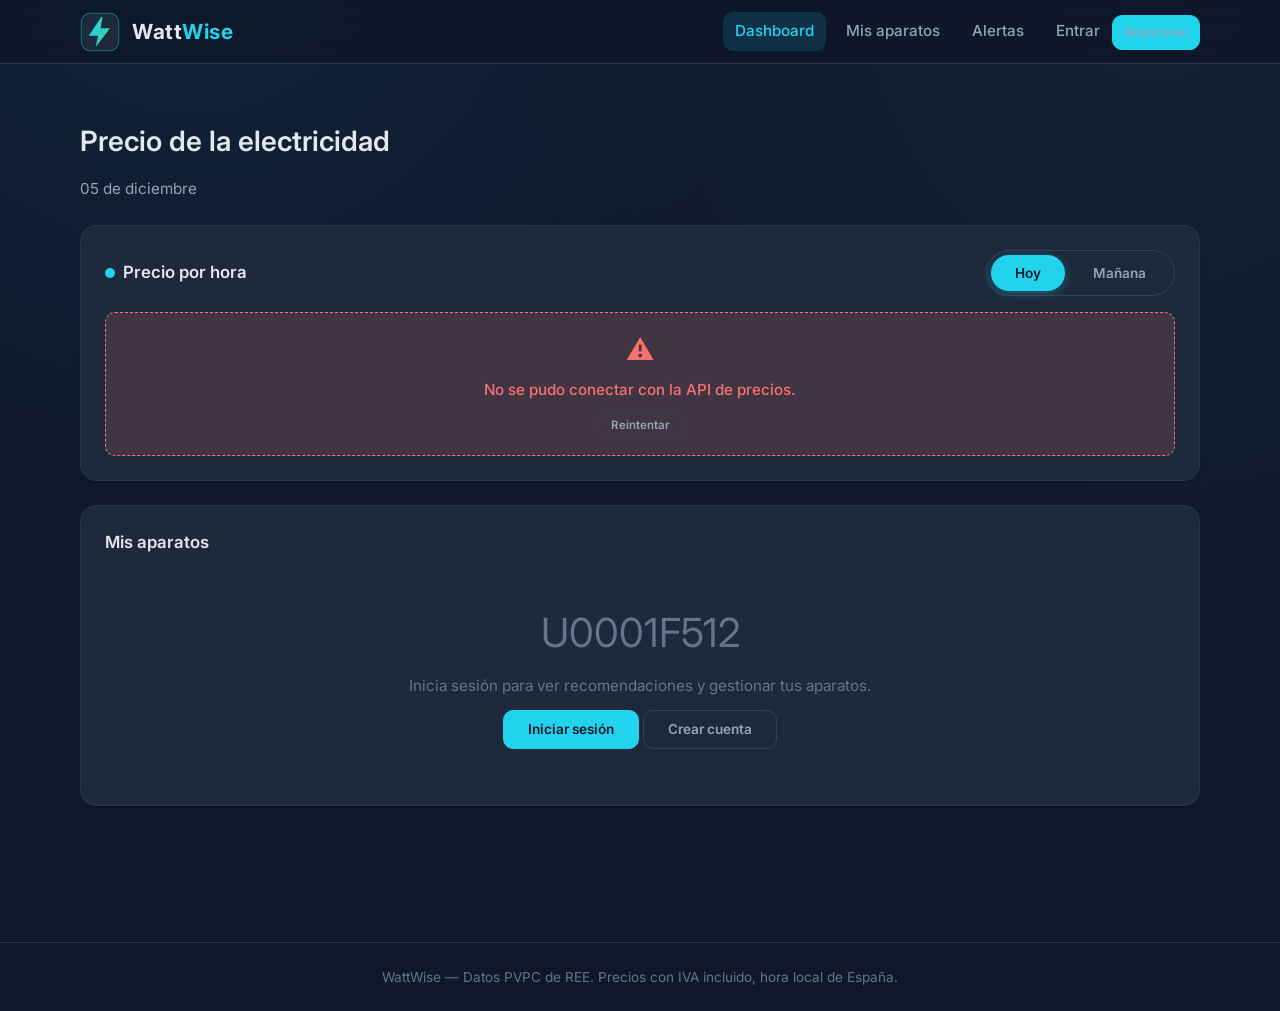
<file: web/index.html>
<!DOCTYPE html>
<html lang="es">
<head>
  <meta charset="UTF-8">
  <meta name="viewport" content="width=device-width, initial-scale=1.0">
  <title>WattWise · Optimiza tu consumo eléctrico</title>
  <meta name="description" content="Dashboard de precios PVPC por horas con recomendaciones para ahorrar en tu factura eléctrica.">

  <!-- Tipografía (con fallbacks del sistema) -->
  <link rel="preconnect" href="https://fonts.googleapis.com">
  <link rel="preconnect" href="https://fonts.gstatic.com" crossorigin>
  <link href="https://fonts.googleapis.com/css2?family=Inter:wght@400;500;600;700&family=JetBrains+Mono:wght@400;700&display=swap" rel="stylesheet">

  <link rel="stylesheet" href="css/reset.css">
  <link rel="stylesheet" href="css/variables.css">
  <link rel="stylesheet" href="css/layout.css">
  <link rel="stylesheet" href="css/components.css">
  <link rel="stylesheet" href="css/animations.css">

  <!-- Favicon: logo SVG -->
  <link rel="icon" type="image/svg+xml" href="assets/img/logo.svg">
</head>
<body data-page="index">

  <!-- ===== Cabecera ===== -->
  <header class="site-header">
    <div class="header-inner">
      <a href="index.html" class="brand" aria-label="WattWise, inicio">
        <img class="brand-logo" src="assets/img/logo.svg" alt="" width="40" height="40">
        <span class="brand-name">Watt<span>Wise</span></span>
      </a>

      <button class="nav-toggle" id="nav-toggle" aria-label="Abrir menú" aria-expanded="false" aria-controls="main-nav">
        <span class="bar"></span><span class="bar"></span><span class="bar"></span>
      </button>

      <nav class="main-nav" id="main-nav" aria-label="Navegación principal">
        <ul>
          <li><a href="index.html" data-nav="index" class="active">Dashboard</a></li>
          <li><a href="#" data-scroll="appliances">Mis aparatos</a></li>
          <li><a href="#" data-scroll="alerts">Alertas</a></li>
          <li id="auth-area"><!-- Login/Logout insertado por auth.js --></li>
        </ul>
      </nav>
    </div>
  </header>

  <main class="app-container">

    <h1 class="section-title" id="page-title">Precio de la electricidad</h1>
    <p class="section-subtitle" id="page-date"></p>

    <!-- ===== Panel de precios (público) ===== -->
    <section class="card" id="prices-card" aria-label="Precios por hora">
      <div class="card-header">
        <h2 class="card-title"><span class="dot" style="background:var(--accent)"></span>Precio por hora</h2>
        <div class="tabbar" role="tablist" aria-label="Día de precios">
          <button id="tab-today" data-tab="today" role="tab" aria-selected="true" class="active">Hoy</button>
          <button id="tab-tomorrow" data-tab="tomorrow" role="tab" aria-selected="false">Mañana</button>
        </div>
      </div>
      <div class="panel-body"><!-- Resumen + gráfico + leyenda (dashboard.js) --></div>
    </section>

    <!-- Secciones privadas: recomendaciones + alertas (solo autenticado).
         El contenido se construye por JS según el estado de login. -->
    <div class="dashboard-grid with-aside">

      <!-- ===== Mis aparatos ===== -->
      <section id="appliances-card" data-title="Mis aparatos">
        <!-- Contenido insertado por JS (lista + formulario) -->
      </section>

      <!-- ===== Recomendaciones ===== -->
      <section id="recs-card" data-title="Recomendaciones">
        <!-- Contenido insertado por JS -->
      </section>

      <!-- ===== Alertas ===== -->
      <section id="alerts-card" data-title="Alertas">
        <!-- Contenido insertado por JS -->
      </section>

    </div>

  </main>

  <footer class="site-footer">
    <p>WattWise — Datos PVPC de REE. Precios con IVA incluido, hora local de España.</p>
  </footer>

  <!-- ===== jQuery 3.x (CDN con fallback local documentado) ===== -->
  <script src="https://code.jquery.com/jquery-3.7.1.min.js"
          integrity="sha256-/JqT3SQfawRcv/BIHPThkBvs0OEvtFFmqPF/lYI/Cxo="
          crossorigin="anonymous"></script>
  <script src="js/jquery-fallback.js"></script>

  <script src="js/app.js"></script>
  <script src="js/api.js"></script>
  <script src="js/charts.js"></script>
  <script src="js/auth.js"></script>
  <script src="js/dashboard.js"></script>
</body>
</html>
</file>
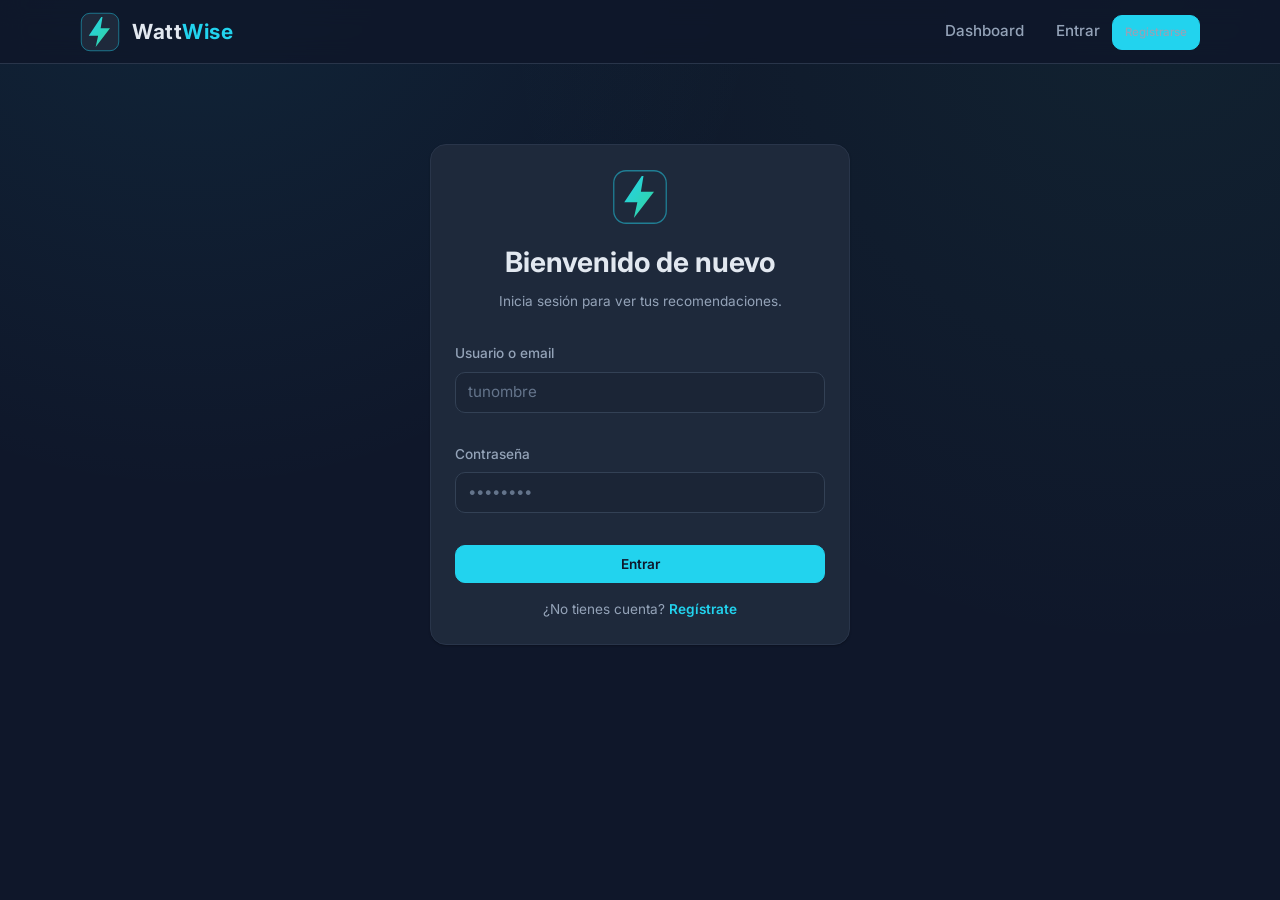
<file: web/login.html>
<!DOCTYPE html>
<html lang="es">
<head>
  <meta charset="UTF-8">
  <meta name="viewport" content="width=device-width, initial-scale=1.0">
  <title>Iniciar sesión · WattWise</title>
  <meta name="description" content="Accede a tu cuenta de WattWise.">

  <link rel="preconnect" href="https://fonts.googleapis.com">
  <link rel="preconnect" href="https://fonts.gstatic.com" crossorigin>
  <link href="https://fonts.googleapis.com/css2?family=Inter:wght@400;500;600;700&family=JetBrains+Mono:wght@400;700&display=swap" rel="stylesheet">

  <link rel="stylesheet" href="css/reset.css">
  <link rel="stylesheet" href="css/variables.css">
  <link rel="stylesheet" href="css/layout.css">
  <link rel="stylesheet" href="css/components.css">
  <link rel="stylesheet" href="css/animations.css">
  <link rel="icon" type="image/svg+xml" href="assets/img/logo.svg">
</head>
<body data-page="login">

  <header class="site-header">
    <div class="header-inner">
      <a href="index.html" class="brand" aria-label="WattWise, inicio">
        <img class="brand-logo" src="assets/img/logo.svg" alt="" width="40" height="40">
        <span class="brand-name">Watt<span>Wise</span></span>
      </a>
      <button class="nav-toggle" id="nav-toggle" aria-label="Abrir menú" aria-expanded="false" aria-controls="main-nav">
        <span class="bar"></span><span class="bar"></span><span class="bar"></span>
      </button>
      <nav class="main-nav" id="main-nav" aria-label="Navegación principal">
        <ul>
          <li><a href="index.html">Dashboard</a></li>
          <li id="auth-area"></li>
        </ul>
      </nav>
    </div>
  </header>

  <main class="app-container">
    <div class="auth-wrap">
      <div class="card auth-card">
        <img class="auth-logo" src="assets/img/logo.svg" alt="" width="56" height="56">
        <h1 class="auth-title">Bienvenido de nuevo</h1>
        <p class="auth-subtitle">Inicia sesión para ver tus recomendaciones.</p>

        <div class="alert-box" id="auth-alert" role="alert"></div>

        <form id="login-form" novalidate>
          <div class="form-group">
            <label class="form-label" for="login-username">Usuario o email</label>
            <input class="form-control" id="login-username" type="text" autocomplete="username" placeholder="tunombre">
            <div class="form-error"></div>
          </div>

          <div class="form-group">
            <label class="form-label" for="login-password">Contraseña</label>
            <input class="form-control" id="login-password" type="password" autocomplete="current-password" placeholder="••••••••">
            <div class="form-error"></div>
          </div>

          <button type="submit" class="btn btn-primary btn-block">Entrar</button>
        </form>

        <p class="auth-switch">¿No tienes cuenta? <a href="register.html">Regístrate</a></p>
      </div>
    </div>
  </main>

  <script src="https://code.jquery.com/jquery-3.7.1.min.js"
          integrity="sha256-/JqT3SQfawRcv/BIHPThkBvs0OEvtFFmqPF/lYI/Cxo="
          crossorigin="anonymous"></script>
  <script src="js/jquery-fallback.js"></script>
  <script src="js/app.js"></script>
  <script src="js/api.js"></script>
  <script src="js/auth.js"></script>
</body>
</html>
</file>
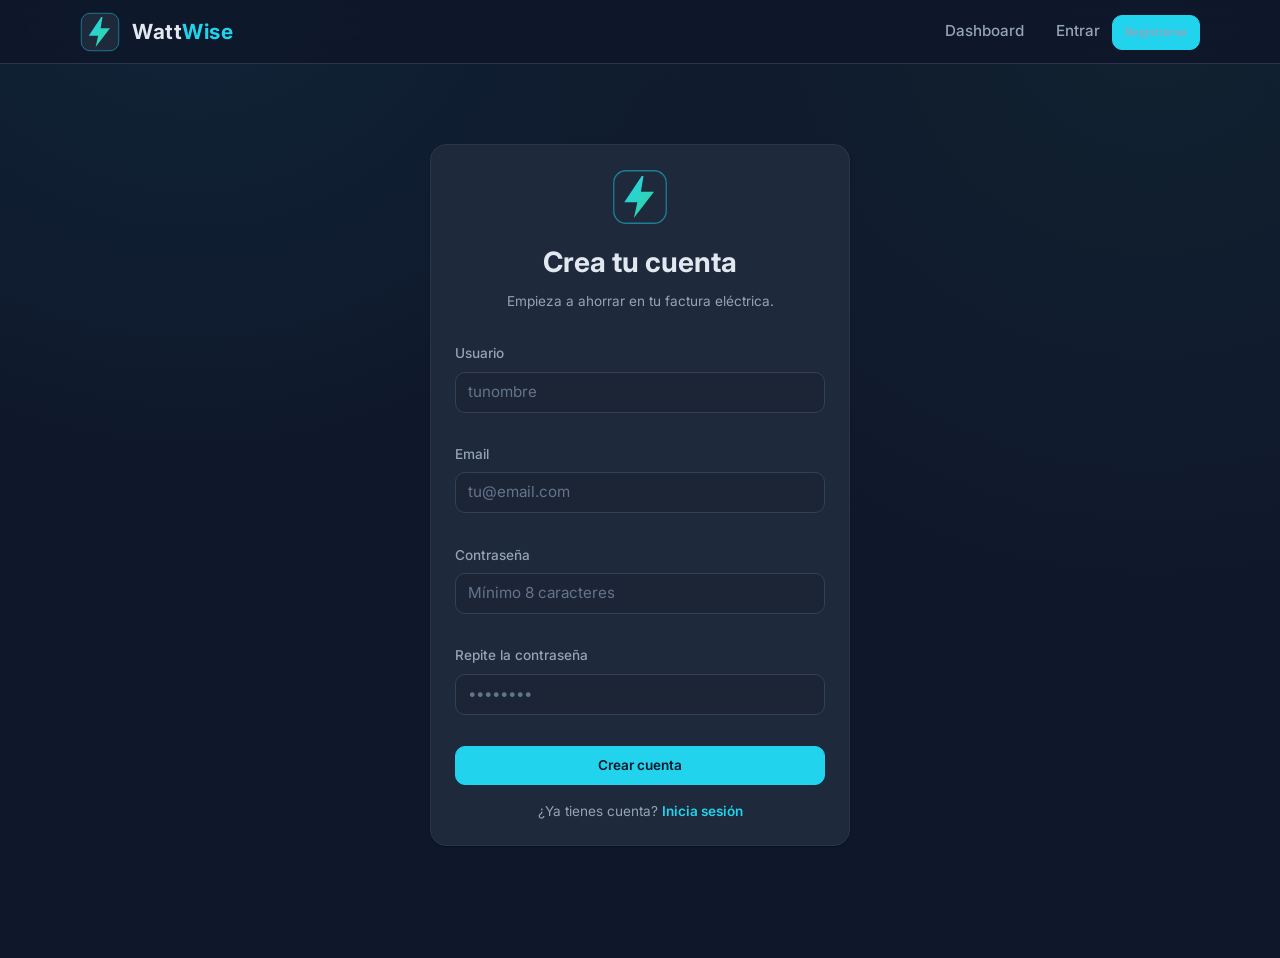
<file: web/register.html>
<!DOCTYPE html>
<html lang="es">
<head>
  <meta charset="UTF-8">
  <meta name="viewport" content="width=device-width, initial-scale=1.0">
  <title>Crear cuenta · WattWise</title>
  <meta name="description" content="Crea tu cuenta gratuita de WattWise para recibir recomendaciones de ahorro.">

  <link rel="preconnect" href="https://fonts.googleapis.com">
  <link rel="preconnect" href="https://fonts.gstatic.com" crossorigin>
  <link href="https://fonts.googleapis.com/css2?family=Inter:wght@400;500;600;700&family=JetBrains+Mono:wght@400;700&display=swap" rel="stylesheet">

  <link rel="stylesheet" href="css/reset.css">
  <link rel="stylesheet" href="css/variables.css">
  <link rel="stylesheet" href="css/layout.css">
  <link rel="stylesheet" href="css/components.css">
  <link rel="stylesheet" href="css/animations.css">
  <link rel="icon" type="image/svg+xml" href="assets/img/logo.svg">
</head>
<body data-page="register">

  <header class="site-header">
    <div class="header-inner">
      <a href="index.html" class="brand" aria-label="WattWise, inicio">
        <img class="brand-logo" src="assets/img/logo.svg" alt="" width="40" height="40">
        <span class="brand-name">Watt<span>Wise</span></span>
      </a>
      <button class="nav-toggle" id="nav-toggle" aria-label="Abrir menú" aria-expanded="false" aria-controls="main-nav">
        <span class="bar"></span><span class="bar"></span><span class="bar"></span>
      </button>
      <nav class="main-nav" id="main-nav" aria-label="Navegación principal">
        <ul>
          <li><a href="index.html">Dashboard</a></li>
          <li id="auth-area"></li>
        </ul>
      </nav>
    </div>
  </header>

  <main class="app-container">
    <div class="auth-wrap">
      <div class="card auth-card">
        <img class="auth-logo" src="assets/img/logo.svg" alt="" width="56" height="56">
        <h1 class="auth-title">Crea tu cuenta</h1>
        <p class="auth-subtitle">Empieza a ahorrar en tu factura eléctrica.</p>

        <div class="alert-box" id="auth-alert" role="alert"></div>

        <form id="register-form" novalidate>
          <div class="form-group">
            <label class="form-label" for="reg-username">Usuario</label>
            <input class="form-control" id="reg-username" type="text" autocomplete="username" placeholder="tunombre">
            <div class="form-error"></div>
          </div>

          <div class="form-group">
            <label class="form-label" for="reg-email">Email</label>
            <input class="form-control" id="reg-email" type="email" autocomplete="email" placeholder="tu@email.com">
            <div class="form-error"></div>
          </div>

          <div class="form-group">
            <label class="form-label" for="reg-password">Contraseña</label>
            <input class="form-control" id="reg-password" type="password" autocomplete="new-password"
                   placeholder="Mínimo 8 caracteres">
            <div class="form-error"></div>
          </div>

          <div class="form-group">
            <label class="form-label" for="reg-confirm">Repite la contraseña</label>
            <input class="form-control" id="reg-confirm" type="password" autocomplete="new-password" placeholder="••••••••">
            <div class="form-error"></div>
          </div>

          <button type="submit" class="btn btn-primary btn-block">Crear cuenta</button>
        </form>

        <p class="auth-switch">¿Ya tienes cuenta? <a href="login.html">Inicia sesión</a></p>
      </div>
    </div>
  </main>

  <script src="https://code.jquery.com/jquery-3.7.1.min.js"
          integrity="sha256-/JqT3SQfawRcv/BIHPThkBvs0OEvtFFmqPF/lYI/Cxo="
          crossorigin="anonymous"></script>
  <script src="js/jquery-fallback.js"></script>
  <script src="js/app.js"></script>
  <script src="js/api.js"></script>
  <script src="js/auth.js"></script>
</body>
</html>
</file>
<file: web/css/variables.css>
/* ============================================================
   variables.css — Custom properties (design tokens)
   Centraliza toda la paleta, tipografía, radios, sombras y
   espaciado. Cambiar estos valores re-tema la app entera.
   ============================================================ */

:root {
  /* ---- Paleta de fondo (oscura, enfoque "energía") ---- */
  --bg-base: #0f172a;      /* fondo principal */
  --bg-surface: #1e293b;   /* tarjetas, cabecera, pie */
  --bg-elevated: #273449;  /* elementos elevados sobre surface */
  --bg-input: #1b2536;     /* campos de formulario */

  /* ---- Bordes y divisiones ---- */
  --border: #334155;
  --border-soft: #29354a;

  /* ---- Texto ---- */
  --text-primary: #e2e8f0;
  --text-secondary: #94a3b8;
  --text-muted: #64748b;
  --text-on-accent: #0f172a;

  /* ---- Acentos de marca / UI ---- */
  --accent: #22d3ee;          /* cian neón — energía */
  --accent-strong: #06b6d4;
  --accent-soft: rgba(34, 211, 238, 0.14);

  /* ---- Semáforo -- */
  --green: #34d399;
  --green-bg: rgba(52, 211, 153, 0.16);
  --amber: #fbbf24;
  --amber-bg: rgba(251, 191, 36, 0.16);
  --red: #f87171;
  --red-bg: rgba(248, 113, 113, 0.16);

  /* ---- Estados ---- */
  --danger: #f87171;
  --danger-strong: #ef4444;
  --success: #34d399;
  --success-strong: #10b981;
  --warning: #fbbf24;

  /* ---- Radios ---- */
  --radius-sm: 6px;
  --radius-md: 10px;
  --radius-lg: 16px;
  --radius-full: 999px;

  /* ---- Sombras ---- */
  --shadow-sm: 0 1px 2px rgba(0, 0, 0, 0.25);
  --shadow-md: 0 6px 20px rgba(0, 0, 0, 0.35);
  --shadow-lg: 0 14px 34px rgba(0, 0, 0, 0.45);
  --glow-green: 0 0 14px rgba(52, 211, 153, 0.35);
  --glow-amber: 0 0 14px rgba(251, 191, 36, 0.35);
  --glow-red: 0 0 14px rgba(248, 113, 113, 0.35);

  /* ---- Tipografía ---- */
  --font-sans: "Inter", "Segoe UI", system-ui, -apple-system, "Helvetica Neue", Arial, sans-serif;
  --font-mono: "JetBrains Mono", "SFMono-Regular", Consolas, "Liberation Mono", monospace;
  --fs-xs: 0.72rem;
  --fs-sm: 0.85rem;
  --fs-base: 0.95rem;
  --fs-md: 1.05rem;
  --fs-lg: 1.3rem;
  --fs-xl: 1.75rem;
  --fs-2xl: 2.4rem;

  --fw-regular: 400;
  --fw-medium: 500;
  --fw-semi: 600;
  --fw-bold: 700;

  /* ---- Espaciado (escala 4px) ---- */
  --space-1: 4px;
  --space-2: 8px;
  --space-3: 12px;
  --space-4: 16px;
  --space-5: 24px;
  --space-6: 32px;
  --space-7: 48px;
  --space-8: 64px;

  /* ---- Layout ---- */
  --header-h: 64px;
  --content-max: 1200px;
  --gutter: clamp(16px, 4vw, 40px);

  /* ---- Transiciones ---- */
  --t-fast: 140ms ease;
  --t-med: 240ms ease;
  --t-slow: 420ms cubic-bezier(0.22, 1, 0.36, 1);

  /* ---- Z-index ---- */
  --z-header: 100;
  --z-tooltip: 200;
  --z-toast: 300;
  --z-modal: 400;
}
</file>
<file: web/css/layout.css>
/* ============================================================
   layout.css — Estructura general: cabecera, contenedores, grid
   y comportamiento responsive (breakpoints 480/768/1024px).
   ============================================================ */

body {
  font-family: var(--font-sans);
  font-size: var(--fs-base);
  color: var(--text-primary);
  background: var(--bg-base);
  background-image:
    radial-gradient(circle at 15% -10%, rgba(34, 211, 238, 0.08), transparent 40%),
    radial-gradient(circle at 90% 0%, rgba(52, 211, 153, 0.06), transparent 45%);
  background-attachment: fixed;
}

/* ---- Cabecera ---- */
.site-header {
  position: sticky;
  top: 0;
  z-index: var(--z-header);
  height: var(--header-h);
  background: rgba(15, 23, 42, 0.85);
  backdrop-filter: blur(12px);
  border-bottom: 1px solid var(--border-soft);
}

.header-inner {
  max-width: var(--content-max);
  margin: 0 auto;
  padding: 0 var(--gutter);
  height: 100%;
  display: flex;
  align-items: center;
  justify-content: space-between;
  gap: var(--space-4);
}

.brand {
  display: flex;
  align-items: center;
  gap: var(--space-3);
}

.brand-logo {
  width: 40px;
  height: 40px;
  flex: 0 0 auto;
}

.brand-name {
  font-size: var(--fs-lg);
  font-weight: var(--fw-bold);
  letter-spacing: 0.5px;
  color: var(--text-primary);
}

.brand-name span {
  color: var(--accent);
}

/* ---- Navegación ---- */
.main-nav ul {
  display: flex;
  align-items: center;
  gap: var(--space-2);
}

.main-nav a,
.main-nav button {
  display: inline-flex;
  align-items: center;
  gap: var(--space-2);
  padding: var(--space-2) var(--space-3);
  border-radius: var(--radius-md);
  color: var(--text-secondary);
  font-weight: var(--fw-medium);
  transition: color var(--t-fast), background var(--t-fast);
  white-space: nowrap;
}

.main-nav a:hover,
.main-nav a:focus-visible,
.main-nav button:hover {
  color: var(--text-primary);
  background: var(--bg-elevated);
}

.main-nav a.active {
  color: var(--accent);
  background: var(--accent-soft);
}

.nav-user {
  color: var(--text-secondary);
  font-size: var(--fs-sm);
  padding-right: var(--space-2);
  border-right: 1px solid var(--border);
  margin-right: var(--space-2);
  white-space: nowrap;
}

/* Báscula de navegación en móvil */
.nav-toggle {
  display: none;
  flex-direction: column;
  justify-content: center;
  gap: 5px;
  width: 40px;
  height: 40px;
  padding: 8px;
  border-radius: var(--radius-md);
}

.nav-toggle .bar {
  height: 2px;
  width: 100%;
  background: var(--text-primary);
  border-radius: 2px;
}

/* ---- Contenedor principal ---- */
.app-container {
  max-width: var(--content-max);
  margin: 0 auto;
  padding: var(--space-6) var(--gutter) var(--space-8);
}

/* ---- Secciones / fichas de vista ---- */
.view-section {
  display: none;
}
.view-section.active {
  display: block;
  animation: fadeInUp 0.4s var(--t-slow);
}

.section-title {
  font-size: var(--fs-xl);
  font-weight: var(--fw-semi);
  margin: var(--space-5) 0 var(--space-4);
}

.section-subtitle {
  color: var(--text-secondary);
  margin-bottom: var(--space-5);
  max-width: 60ch;
}

/* ---- Grid principal del dashboard ---- */
.dashboard-grid {
  display: grid;
  grid-template-columns: 1fr;
  gap: var(--space-5);
}

.grid-2col {
  display: grid;
  grid-template-columns: 1fr 1fr;
  gap: var(--space-5);
}

/* ---- Tabs (HOY / MAÑANA) ---- */
.tabbar {
  display: inline-flex;
  background: var(--bg-surface);
  border: 1px solid var(--border);
  border-radius: var(--radius-full);
  padding: 4px;
  gap: 4px;
}

.tabbar button {
  padding: var(--space-2) var(--space-5);
  border-radius: var(--radius-full);
  color: var(--text-secondary);
  font-weight: var(--fw-semi);
  font-size: var(--fs-sm);
  transition: all var(--t-fast);
}

.tabbar button:hover {
  color: var(--text-primary);
}

.tabbar button.active {
  background: var(--accent);
  color: var(--text-on-accent);
  box-shadow: 0 2px 10px rgba(34, 211, 238, 0.35);
}

/* ---- Pie de página ---- */
.site-footer {
  border-top: 1px solid var(--border-soft);
  margin-top: var(--space-7);
  padding: var(--space-5) var(--gutter);
  color: var(--text-muted);
  font-size: var(--fs-sm);
  text-align: center;
}

/* ============================================================
   RESPONSIVE
   ============================================================ */

/* < 768px (móvil y tablet pequeña) */
@media (max-width: 768px) {
  :root {
    --header-h: 58px;
  }

  .grid-2col {
    grid-template-columns: 1fr;
  }

  .brand-name {
    display: none;
  }

  /* Navegación colapsada en móvil */
  .nav-toggle {
    display: flex;
  }

  .main-nav {
    position: fixed;
    top: var(--header-h);
    right: 0;
    width: min(300px, 82vw);
    height: calc(100vh - var(--header-h));
    background: var(--bg-surface);
    border-left: 1px solid var(--border);
    box-shadow: var(--shadow-lg);
    transform: translateX(100%);
    transition: transform var(--t-med);
    z-index: var(--z-header);
    padding-top: var(--space-4);
    overflow-y: auto;
  }

  .main-nav.open {
    transform: translateX(0);
  }

  .main-nav ul {
    flex-direction: column;
    align-items: stretch;
    gap: var(--space-1);
    padding: 0 var(--space-3);
  }

  .main-nav a,
  .main-nav button {
    width: 100%;
    padding: var(--space-3) var(--space-4);
  }

  .nav-user {
    border-right: none;
    border-bottom: 1px solid var(--border);
    margin: 0 0 var(--space-3);
    padding: var(--space-2) var(--space-4) var(--space-3);
  }
}

/* < 480px (móvil compacto) */
@media (max-width: 480px) {
  :root {
    --space-6: 24px;
    --space-7: 36px;
  }

  .section-title {
    font-size: var(--fs-lg);
  }

  .tabbar {
    width: 100%;
  }

  .tabbar button {
    flex: 1;
    text-align: center;
  }
}

/* >= 1024px (desktop) — columna lateral de recomendaciones/alertas */
@media (min-width: 1024px) {
  .dashboard-grid.with-aside {
    grid-template-columns: minmax(0, 1fr) 360px;
    align-items: start;
  }

  /* Aparatos ocupan la columna principal (1fr); recomendaciones y
     alertas se apilan en la columna lateral fija (360px). */
  .dashboard-grid.with-aside > #appliances-card {
    grid-column: 1;
  }
  .dashboard-grid.with-aside > #recs-card,
  .dashboard-grid.with-aside > #alerts-card {
    grid-column: 2;
  }
}
</file>
<file: web/css/components.css>
/* ============================================================
   components.css — Cards, botones, indicadores semáforo,
   formularios, tablas, toasts, modal. Todo reutilizable.
   ============================================================ */

/* ---- Cards ---- */
.card {
  background: var(--bg-surface);
  border: 1px solid var(--border-soft);
  border-radius: var(--radius-lg);
  box-shadow: var(--shadow-sm);
  padding: var(--space-5);
  margin-bottom: var(--space-5);
}

/* Cards anidadas dentro de una rejilla no apilan margen extra. */
.grid-2col .card {
  margin-bottom: 0;
}

.card-header {
  display: flex;
  align-items: center;
  justify-content: space-between;
  flex-wrap: wrap;
  gap: var(--space-3);
  margin-bottom: var(--space-4);
}

.card-title {
  font-size: var(--fs-md);
  font-weight: var(--fw-semi);
  display: flex;
  align-items: center;
  gap: var(--space-2);
}

.card-title .dot {
  width: 10px;
  height: 10px;
  border-radius: 50%;
}

/* ---- Botones ---- */
.btn {
  display: inline-flex;
  align-items: center;
  justify-content: center;
  gap: var(--space-2);
  padding: var(--space-2) var(--space-5);
  border-radius: var(--radius-md);
  font-weight: var(--fw-semi);
  font-size: var(--fs-sm);
  background: var(--bg-elevated);
  color: var(--text-primary);
  border: 1px solid var(--border);
  transition: all var(--t-fast);
}

.btn:hover {
  background: var(--border);
}

.btn:active {
  transform: translateY(1px);
}

.btn-primary {
  background: var(--accent);
  border-color: var(--accent);
  color: var(--text-on-accent);
}

.btn-primary:hover {
  background: var(--accent-strong);
  border-color: var(--accent-strong);
}

.btn-ghost {
  background: transparent;
  border-color: var(--border);
  color: var(--text-secondary);
}

.btn-ghost:hover {
  color: var(--text-primary);
  background: var(--bg-elevated);
}

.btn-danger {
  background: transparent;
  border-color: var(--danger);
  color: var(--danger);
}

.btn-danger:hover {
  background: var(--danger);
  color: #fff;
}

.btn-sm {
  padding: var(--space-1) var(--space-3);
  font-size: var(--fs-xs);
}

.btn-block {
  width: 100%;
}

.btn[disabled] {
  opacity: 0.55;
  cursor: not-allowed;
}

/* ---- Indicadores semáforo ---- */
.semaphore-dot {
  display: inline-block;
  width: 12px;
  height: 12px;
  border-radius: 50%;
  flex: 0 0 auto;
}

.semaphore-dot.green { background: var(--green); box-shadow: var(--glow-green); }
.semaphore-dot.amber { background: var(--amber); box-shadow: var(--glow-amber); }
.semaphore-dot.red   { background: var(--red);   box-shadow: var(--glow-red); }

.pill {
  display: inline-flex;
  align-items: center;
  gap: var(--space-2);
  padding: var(--space-1) var(--space-3);
  border-radius: var(--radius-full);
  font-size: var(--fs-xs);
  font-weight: var(--fw-semi);
}

.pill.green { background: var(--green-bg);  color: var(--green); }
.pill.amber { background: var(--amber-bg);  color: var(--amber); }
.pill.red   { background: var(--red-bg);    color: var(--red); }
.pill.neutral { background: var(--bg-elevated); color: var(--text-secondary); }

/* ---- Resumen de precios (hora barata / cara / media) ---- */
.summary-grid {
  display: grid;
  grid-template-columns: repeat(3, 1fr);
  gap: var(--space-3);
}

.summary-item {
  background: var(--bg-elevated);
  border: 1px solid var(--border-soft);
  border-radius: var(--radius-md);
  padding: var(--space-3) var(--space-4);
}

.summary-label {
  font-size: var(--fs-xs);
  color: var(--text-muted);
  text-transform: uppercase;
  letter-spacing: 0.08em;
  margin-bottom: var(--space-1);
}

.summary-value {
  font-size: var(--fs-lg);
  font-weight: var(--fw-bold);
  font-family: var(--font-mono);
}

.summary-value small {
  font-size: var(--fs-sm);
  font-weight: var(--fw-regular);
  color: var(--text-secondary);
}

.summary-item .summary-hint {
  font-size: var(--fs-sm);
  color: var(--text-secondary);
  margin-top: 2px;
}

.summary-item.best { border-color: var(--green); }
.summary-item.worst { border-color: var(--red); }

/* ---- Leyenda ---- */
.legend {
  display: flex;
  flex-wrap: wrap;
  gap: var(--space-4);
  margin-top: var(--space-3);
  font-size: var(--fs-sm);
  color: var(--text-secondary);
}

.legend-item {
  display: inline-flex;
  align-items: center;
  gap: var(--space-2);
}

/* ---- Formularios ---- */
.form-group {
  margin-bottom: var(--space-4);
}

.form-label {
  display: block;
  margin-bottom: var(--space-2);
  font-size: var(--fs-sm);
  font-weight: var(--fw-medium);
  color: var(--text-secondary);
}

.form-label .hint {
  font-weight: var(--fw-regular);
  color: var(--text-muted);
  font-size: var(--fs-xs);
}

.form-control {
  width: 100%;
  padding: var(--space-2) var(--space-3);
  background: var(--bg-input);
  border: 1px solid var(--border);
  border-radius: var(--radius-md);
  color: var(--text-primary);
  transition: border-color var(--t-fast), box-shadow var(--t-fast);
}

.form-control::placeholder { color: var(--text-muted); }

.form-control:focus {
  outline: none;
  border-color: var(--accent);
  box-shadow: 0 0 0 3px var(--accent-soft);
}

.form-error {
  color: var(--danger);
  font-size: var(--fs-xs);
  margin-top: var(--space-1);
  min-height: 1em;
}

select.form-control {
  appearance: none;
  background-image: url("data:image/svg+xml;charset=UTF-8,%3Csvg xmlns='http://www.w3.org/2000/svg' viewBox='0 0 24 24' fill='none' stroke='%2394a3b8' stroke-width='2'%3E%3Cpath d='M6 9l6 6 6-6'/%3E%3C/svg%3E");
  background-repeat: no-repeat;
  background-position: right var(--space-3) center;
  background-size: 16px;
  padding-right: var(--space-7);
}

/* Campo con error de validación */
.form-control.is-invalid {
  border-color: var(--danger);
}

.form-control.is-invalid:focus {
  box-shadow: 0 0 0 3px var(--red-bg);
}

/* Slider (para el umbral de alertas) */
input[type="range"] {
  width: 100%;
  accent-color: var(--accent);
  cursor: pointer;
}

.range-output {
  font-family: var(--font-mono);
  font-weight: var(--fw-bold);
  color: var(--accent);
  min-width: 3em;
  text-align: right;
}

.form-hint {
  color: var(--text-muted);
  font-size: var(--fs-xs);
  line-height: 1.5;
}

/* ---- Switch (activar/desactivar alertas) ---- */
.switch {
  position: relative;
  display: inline-block;
  width: 46px;
  height: 26px;
  flex: 0 0 auto;
}

.switch input {
  opacity: 0;
  width: 0;
  height: 0;
}

.switch .slider {
  position: absolute;
  inset: 0;
  background: var(--border);
  border-radius: var(--radius-full);
  transition: background var(--t-fast);
}

.switch .slider::before {
  content: "";
  position: absolute;
  height: 20px;
  width: 20px;
  left: 3px;
  top: 3px;
  background: #fff;
  border-radius: 50%;
  transition: transform var(--t-fast);
}

.switch input:checked + .slider {
  background: var(--success);
}

.switch input:checked + .slider::before {
  transform: translateX(20px);
}

/* ---- Lista de aparatos ---- */
.appliance-list {
  display: grid;
  gap: var(--space-3);
}

.appliance-item {
  display: flex;
  align-items: center;
  justify-content: space-between;
  gap: var(--space-4);
  background: var(--bg-elevated);
  border: 1px solid var(--border-soft);
  border-radius: var(--radius-md);
  padding: var(--space-3) var(--space-4);
  transition: border-color var(--t-fast);
}

.appliance-item:hover { border-color: var(--border); }

.appliance-meta {
  font-size: var(--fs-sm);
  color: var(--text-muted);
  display: flex;
  flex-wrap: wrap;
  gap: var(--space-3);
  margin-top: 2px;
}

.appliance-actions {
  display: flex;
  gap: var(--space-2);
  flex: 0 0 auto;
}

.appliance-type-chip {
  font-size: var(--fs-xs);
  text-transform: uppercase;
  letter-spacing: 0.05em;
  color: var(--accent);
  background: var(--accent-soft);
  padding: 2px var(--space-2);
  border-radius: var(--radius-sm);
}

/* ---- Tarjetas de recomendación ---- */
.rec-card {
  border-left: 4px solid var(--border);
}

.rec-card.green { border-left-color: var(--green); }
.rec-card.amber { border-left-color: var(--amber); }
.rec-card.red   { border-left-color: var(--red); }

.rec-header {
  display: flex;
  align-items: center;
  justify-content: space-between;
  gap: var(--space-2);
  margin-bottom: var(--space-2);
}

.rec-appliance-name {
  font-weight: var(--fw-semi);
  font-size: var(--fs-md);
}

.rec-window {
  background: var(--bg-elevated);
  border-radius: var(--radius-md);
  padding: var(--space-3);
  margin: var(--space-3) 0;
  font-family: var(--font-mono);
  font-size: var(--fs-sm);
  text-align: center;
  color: var(--text-primary);
}

.rec-stats {
  display: grid;
  grid-template-columns: 1fr 1fr;
  gap: var(--space-2);
  font-size: var(--fs-sm);
}

.rec-stat { color: var(--text-secondary); }
.rec-stat b { color: var(--text-primary); display: block; font-family: var(--font-mono); }

.rec-savings {
  margin-top: var(--space-3);
  color: var(--success);
  font-weight: var(--fw-semi);
  font-size: var(--fs-sm);
}

/* ---- Alertas / notificaciones en pantalla ---- */
.notification-stack {
  position: fixed;
  top: calc(var(--header-h) + var(--space-3));
  right: var(--space-4);
  z-index: var(--z-toast);
  display: flex;
  flex-direction: column;
  gap: var(--space-3);
  width: min(380px, calc(100vw - var(--space-6)));
  pointer-events: none;
}

.toast {
  pointer-events: auto;
  background: var(--bg-surface);
  border: 1px solid var(--border);
  border-radius: var(--radius-md);
  box-shadow: var(--shadow-lg);
  padding: var(--space-3) var(--space-4);
  animation: slideInRight var(--t-med);
  display: flex;
  gap: var(--space-3);
  align-items: flex-start;
}

.toast-icon {
  font-size: var(--fs-lg);
  line-height: 1;
  flex: 0 0 auto;
}

.toast-body { flex: 1; }

.toast-title {
  font-weight: var(--fw-semi);
  margin-bottom: 2px;
}

.toast-msg {
  font-size: var(--fs-sm);
  color: var(--text-secondary);
}

.toast.success .toast-title { color: var(--success); }
.toast.error .toast-title { color: var(--danger); }
.toast.warning .toast-title { color: var(--warning); }
.toast.info .toast-title { color: var(--accent); }

.toast-close {
  color: var(--text-muted);
  flex: 0 0 auto;
  line-height: 1;
}

/* ---- Mensaje de error de carga (API caída) ---- */
.load-error {
  border: 1px dashed var(--danger);
  background: var(--red-bg);
  color: var(--danger);
  border-radius: var(--radius-md);
  padding: var(--space-4);
  text-align: center;
  font-weight: var(--fw-medium);
}

.load-error .icon { font-size: var(--fs-xl); display: block; margin-bottom: var(--space-2); }

.spinner {
  display: inline-block;
  width: 18px;
  height: 18px;
  border: 2px solid var(--border);
  border-top-color: var(--accent);
  border-radius: 50%;
  animation: spin 0.8s linear infinite;
}

.loading-block {
  display: flex;
  align-items: center;
  gap: var(--space-3);
  color: var(--text-muted);
  padding: var(--space-5);
  justify-content: center;
}

/* ---- Estados vacíos ---- */
.empty-state {
  text-align: center;
  padding: var(--space-6) var(--space-4);
  color: var(--text-muted);
}

.empty-state .big-icon { font-size: 2.5rem; margin-bottom: var(--space-3); }

/* ---- Login / Register ---- */
.auth-wrap {
  max-width: 420px;
  margin: var(--space-7) auto;
}

.auth-card {
  width: 100%;
}

.auth-logo {
  width: 56px;
  height: 56px;
  margin: 0 auto var(--space-4);
}

.auth-title {
  text-align: center;
  font-size: var(--fs-xl);
  font-weight: var(--fw-bold);
  margin-bottom: var(--space-2);
}

.auth-subtitle {
  text-align: center;
  color: var(--text-secondary);
  margin-bottom: var(--space-6);
  font-size: var(--fs-sm);
}

.auth-switch {
  text-align: center;
  margin-top: var(--space-4);
  font-size: var(--fs-sm);
  color: var(--text-secondary);
}

.auth-switch a { color: var(--accent); font-weight: var(--fw-semi); }
.auth-switch a:hover { text-decoration: underline; }

.alert-box {
  border-radius: var(--radius-md);
  padding: var(--space-3) var(--space-4);
  margin-bottom: var(--space-4);
  font-size: var(--fs-sm);
  display: none;
}
.alert-box.show { display: block; }
.alert-box.error { background: var(--red-bg); color: var(--danger); border: 1px solid var(--danger); }
.alert-box.success { background: var(--green-bg); color: var(--success); border: 1px solid var(--success); }

/* ---- Modal ---- */
.modal-overlay {
  position: fixed;
  inset: 0;
  background: rgba(2, 6, 23, 0.65);
  backdrop-filter: blur(3px);
  z-index: var(--z-modal);
  display: none;
  align-items: center;
  justify-content: center;
  padding: var(--space-4);
}

.modal-overlay.open { display: flex; animation: fadeIn 0.2s ease; }

.modal {
  background: var(--bg-surface);
  border: 1px solid var(--border);
  border-radius: var(--radius-lg);
  box-shadow: var(--shadow-lg);
  width: min(520px, 100%);
  max-height: 90vh;
  overflow-y: auto;
  padding: var(--space-5);
  animation: fadeInUp 0.25s var(--t-slow);
}

.modal-title {
  font-size: var(--fs-lg);
  font-weight: var(--fw-semi);
  margin-bottom: var(--space-4);
}

.modal-actions {
  display: flex;
  justify-content: flex-end;
  gap: var(--space-3);
  margin-top: var(--space-5);
}

/* ---- Gráfico de barras ---- */
.chart-wrap {
  position: relative;
  width: 100%;
}

.chart-canvas {
  width: 100%;
  height: 320px;
  display: block;
}

.chart-tooltip {
  position: absolute;
  pointer-events: none;
  background: var(--bg-elevated);
  border: 1px solid var(--border);
  border-radius: var(--radius-md);
  box-shadow: var(--shadow-lg);
  padding: var(--space-2) var(--space-3);
  font-size: var(--fs-sm);
  font-family: var(--font-mono);
  color: var(--text-primary);
  z-index: var(--z-tooltip);
  opacity: 0;
  transform: translateY(4px);
  transition: opacity var(--t-fast), transform var(--t-fast);
  white-space: nowrap;
}

.chart-tooltip.visible {
  opacity: 1;
  transform: translateY(0);
}

.chart-tooltip .tt-price { font-weight: var(--fw-bold); }
.chart-tooltip .tt-time { color: var(--text-secondary); }

.chart-legend-inline {
  display: flex;
  justify-content: center;
  gap: var(--space-4);
  margin-top: var(--space-3);
  font-size: var(--fs-xs);
  color: var(--text-secondary);
}
</file>
<file: web/css/animations.css>
/* ============================================================
   animations.css — Keyframes y utilidades de animación.
   Incluye transiciones del gráfico Canvas (draw-in y bar build).
   ============================================================ */

/* Entrada suave de tarjetas / secciones */
@keyframes fadeInUp {
  from {
    opacity: 0;
    transform: translateY(14px);
  }
  to {
    opacity: 1;
    transform: translateY(0);
  }
}

@keyframes fadeIn {
  from { opacity: 0; }
  to { opacity: 1; }
}

/* Bellotas de barra subiendo (usado por el draw-in del gráfico) */
@keyframes growY {
  from { transform: scaleY(0); transform-origin: bottom; }
  to { transform: scaleY(1); transform-origin: bottom; }
}

@keyframes pulse {
  0%, 100% { transform: scale(1); }
  50% { transform: scale(1.08); }
}

@keyframes spin {
  to { transform: rotate(360deg); }
}

@keyframes slideInRight {
  from { opacity: 0; transform: translateX(24px); }
  to { opacity: 1; transform: translateX(0); }
}

@keyframes shimmer {
  0% { background-position: -200% 0; }
  100% { background-position: 200% 0; }
}

/* ---- Utilidades reutilizables ---- */
.anim-fade-in   { animation: fadeInUp var(--t-med) var(--t-slow); }

/* Aplicar delay escalonado a listas de cards (efecto cascada) */
.stagger > * { animation: fadeInUp var(--t-med) var(--t-slow) backwards; }
.stagger > *:nth-child(1) { animation-delay: 0.03s; }
.stagger > *:nth-child(2) { animation-delay: 0.08s; }
.stagger > *:nth-child(3) { animation-delay: 0.13s; }
.stagger > *:nth-child(4) { animation-delay: 0.18s; }
.stagger > *:nth-child(5) { animation-delay: 0.23s; }
.stagger > *:nth-child(6) { animation-delay: 0.28s; }

/* Skeleton placeholder para carga */
.skeleton {
  background: linear-gradient(90deg, var(--bg-surface) 25%, var(--bg-elevated) 50%, var(--bg-surface) 75%);
  background-size: 200% 100%;
  animation: shimmer 1.4s ease infinite;
  border-radius: var(--radius-md);
}
</file>
